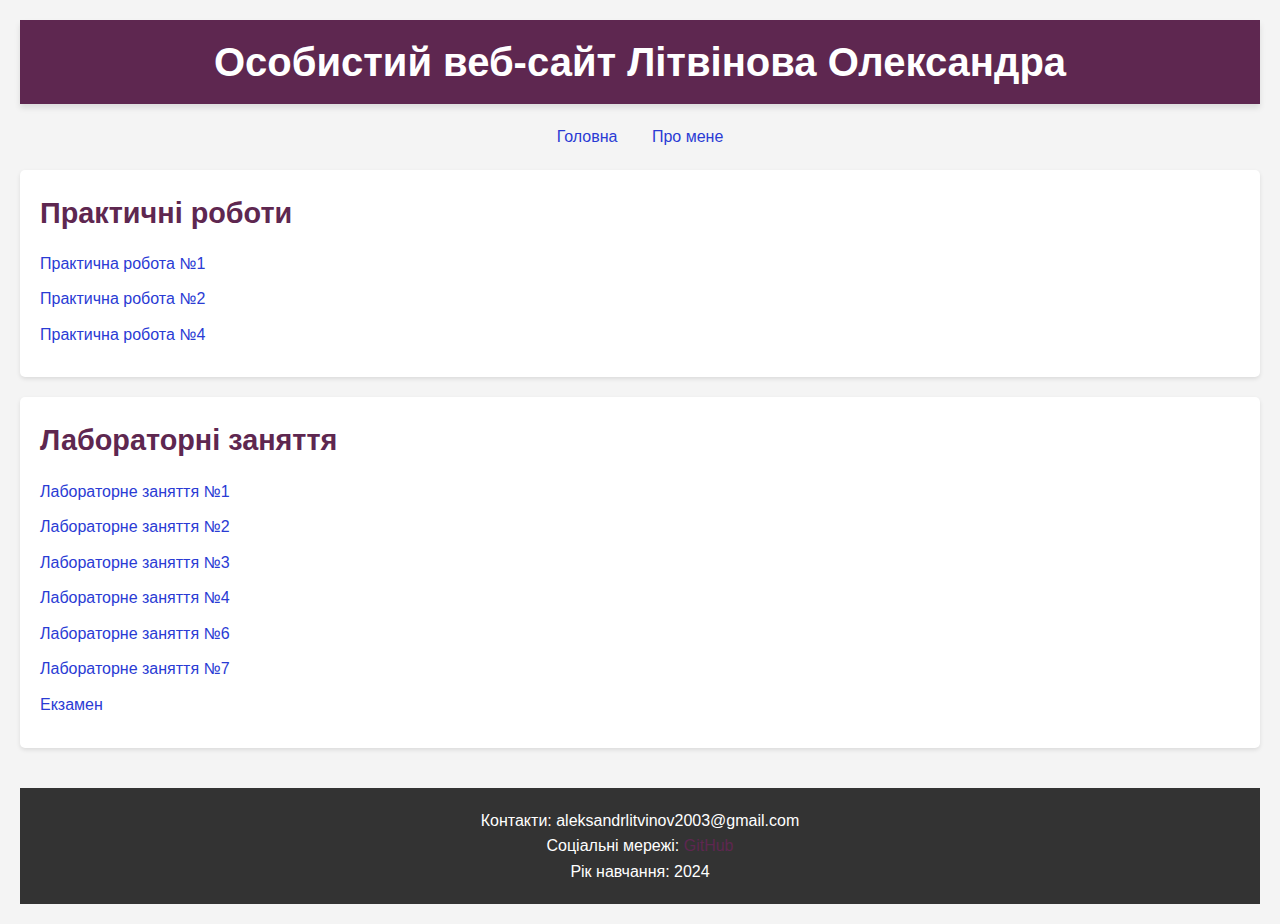
<file: Index.html>
<!DOCTYPE html>
<html lang="en">
<head>
    <meta charset="UTF-8">
    <meta name="viewport" content="width=device-width, initial-scale=1.0">
    <link rel="stylesheet" href="css/style.css">
    <title>Особистий веб-сайт Літвінова Олександра</title>
</head>

<body>
    <!-- Заголовок сторінки -->
    <header>
        <h1>Особистий веб-сайт Літвінова Олександра</h1>
    </header>

    <!-- Меню навігації -->
    <nav>
        <ul>
            <li><a href="#">Головна</a></li>
            <li><a href="html/about.html">Про мене</a></li>
        </ul>
    </nav>

    <!-- Посилання на практичні роботи -->
    <section>
        <h2>Практичні роботи</h2>
        <ul>
            <li><a href="html/practice1.html">Практична робота №1</a></li>
            <li><a href="html/practice2.html">Практична робота №2</a></li>
            <li><a href="html/practice4.html">Практична робота №4</a></li>
        </ul>
    </section>

    <!-- Посилання на лабораторні роботи -->
    <section>
        <h2>Лабораторні заняття</h2>
        <ul>
            <li><a href="html/lab1.html">Лабораторне заняття №1</a></li>
            <li><a href="html/lab2.html">Лабораторне заняття №2</a></li>
            <li><a href="html/lab3.html">Лабораторне заняття №3</a></li>
            <li><a href="html/lab4.html">Лабораторне заняття №4</a></li>
            <li><a href="html/lab6.html">Лабораторне заняття №6</a></li>
            <li><a href="html/lab7-bem/indexlab7.html">Лабораторне заняття №7</a></li>
            <li><a href="html/exam.html">Екзамен</a></li>
        </ul>
    </section>

    <!-- Футер -->
    <footer>
        <p>Контакти: aleksandrlitvinov2003@gmail.com</p>
        <p>Соціальні мережі: <a href="https://github.com/AleksandrLitvinov03">GitHub</a></p>
        <p>Рік навчання: 2024</p>
    </footer>
</body>
</html>
</file>
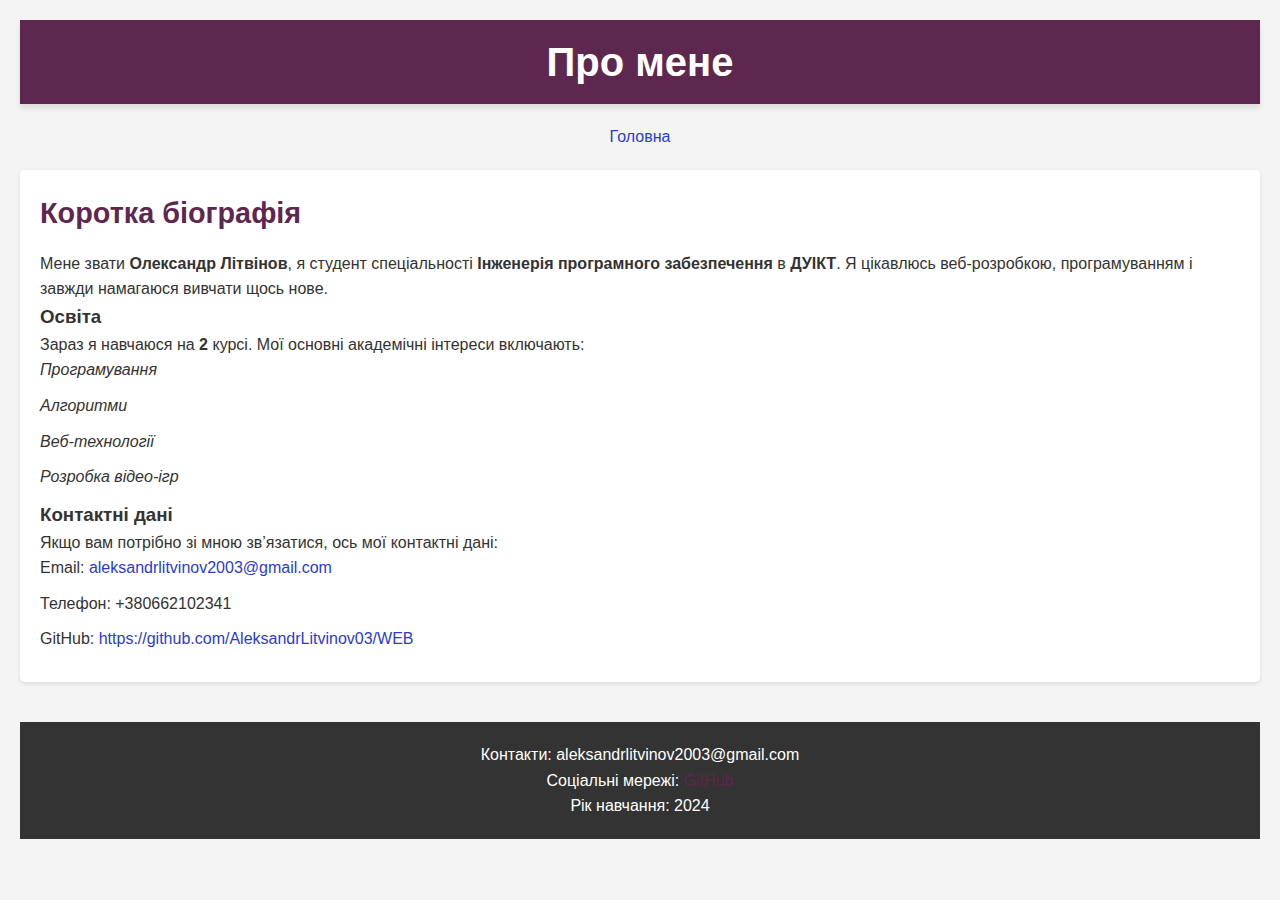
<file: html/about.html>
<!DOCTYPE html>
<html lang="en">
<head>
    <meta charset="UTF-8">
    <meta name="viewport" content="width=device-width, initial-scale=1.0">
    <link rel="stylesheet" href="../css/style.css">
    <title>Про мене</title>
</head>

<body>
    <!-- Заголовок сторінки -->
    <header>
        <h1>Про мене</h1>
    </header>

    <!-- Меню навігації -->
    <nav>
        <ul>
            <li><a href="../index.html">Головна</a></li>
        </ul>
    </nav>

    <!-- Основний контент -->
    <section>
        <h2>Коротка біографія</h2>
        <p>Мене звати <strong>Олександр Літвінов</strong>, я студент спеціальності <strong>Інженерія програмного забезпечення</strong> в <strong>ДУІКТ</strong>. Я цікавлюсь веб-розробкою, програмуванням і завжди намагаюся вивчати щось нове.</p>
        
        <h3>Освіта</h3>
        <p>Зараз я навчаюся на <strong>2</strong> курсі. Мої основні академічні інтереси включають:</p>
        <em>
            <ul>
                <li>Програмування</li>
                <li>Алгоритми</li>
                <li>Веб-технології</li>
                <li>Розробка відео-ігр</li>
            </ul>
        </em>
        <h3>Контактні дані</h3>
        <p>Якщо вам потрібно зі мною зв’язатися, ось мої контактні дані:</p>
        <ul>
            <li>Email: <a href="aleksandrlitvinov2003@gmail.com">aleksandrlitvinov2003@gmail.com</a></li>
            <li>Телефон: +380662102341</li>
            <li>GitHub: <a href="https://github.com/AleksandrLitvinov03/WEB" target="_blank">https://github.com/AleksandrLitvinov03/WEB</a></li>
        </ul>
    </section>

    <!-- Футер -->
    <footer>
        <p>Контакти: aleksandrlitvinov2003@gmail.com</p>
        <p>Соціальні мережі: <a href="https://github.com/AleksandrLitvinov03">GitHub</a></p>
        <p>Рік навчання: 2024</p>
    </footer>
</body>
</html>
</file>
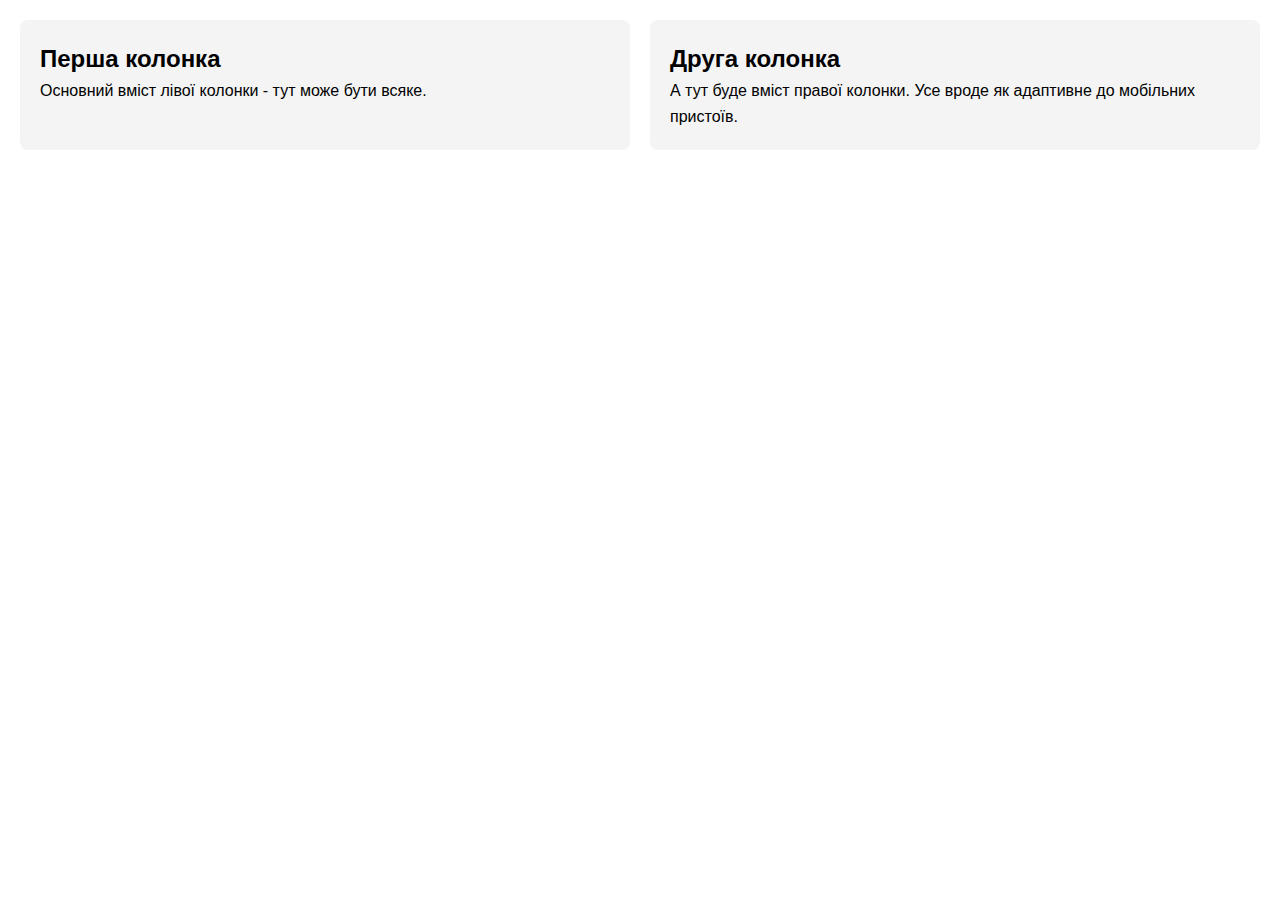
<file: html/exam.html>
<!DOCTYPE html>
<html lang="uk">
<head>
    <meta charset="UTF-8">
    <meta name="viewport" content="width=device-width, initial-scale=1.0">
    <title>Адаптивний двоколонковий макет</title>
    <link rel="stylesheet" href="../css/exam.css">
</head>
<body>
    <div class="container">
        <div class="column">
            <h2>Перша колонка</h2>
            <p>Основний вміст лівої колонки - тут може бути всяке.</p>
        </div>
        <div class="column">
            <h2>Друга колонка</h2>
            <p>А тут буде вміст правої колонки. Усе вроде як адаптивне до мобільних пристоїв.</p>
        </div>
    </div>
</body>
</html>
</file>
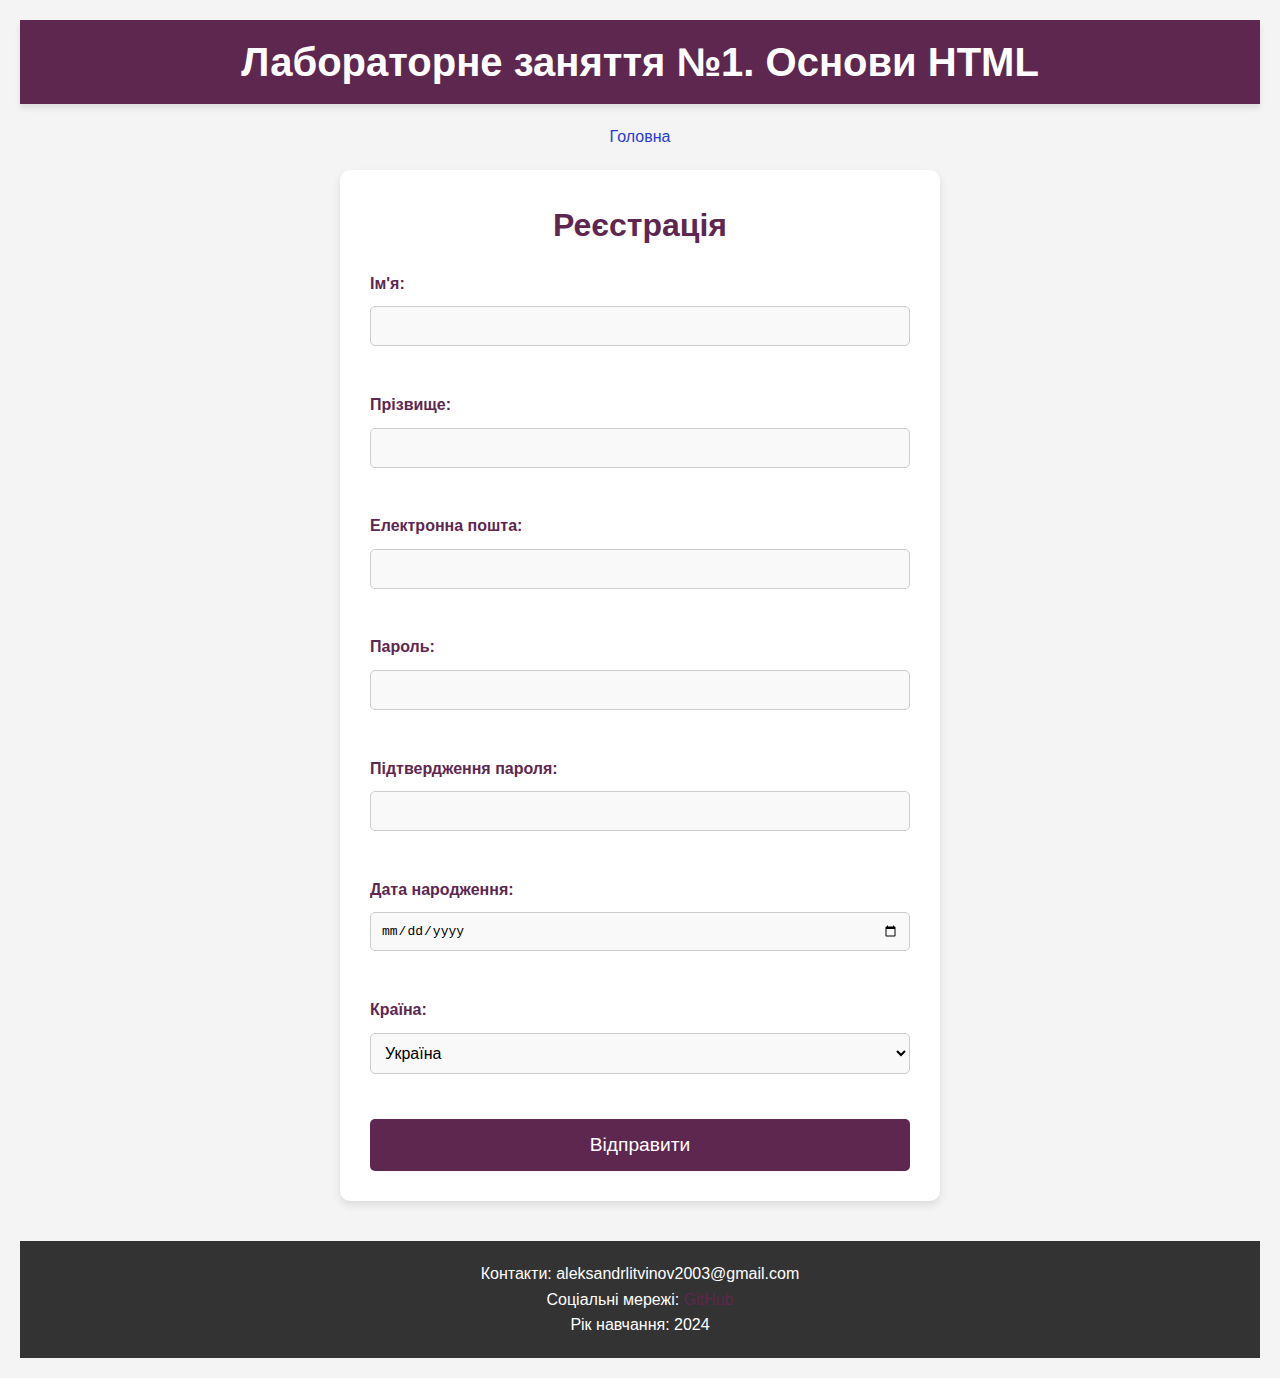
<file: html/lab1.html>
<!DOCTYPE html>
<html lang="uk">
<head>
    <meta charset="UTF-8">
    <meta name="viewport" content="width=device-width, initial-scale=1.0">
    <title>Лабораторна робота №1</title>
    <link rel="stylesheet" href="../css/style.css">
    <link rel="stylesheet" href="../css/lab1.css">
</head>
<body>

    <header>
        <h1>Лабораторне заняття №1. Основи HTML</h1>
    </header>

    <nav>
        <ul>
            <li><a href="../index.html">Головна</a></li>
            
        </ul>
    </nav>

    <main>
        <section class="form-container">
            <h2>Реєстрація</h2>
            <form action="https://webhook.site" method="POST">
                <label for="first-name">Ім'я:</label>
                <input type="text" id="first-name" name="first-name" required><br><br>

                <label for="last-name">Прізвище:</label>
                <input type="text" id="last-name" name="last-name" required><br><br>

                <label for="email">Електронна пошта:</label>
                <input type="email" id="email" name="email" required><br><br>

                <label for="password">Пароль:</label>
                <input type="password" id="password" name="password" required><br><br>

                <label for="confirm-password">Підтвердження пароля:</label>
                <input type="password" id="confirm-password" name="confirm-password" required><br><br>

                <label for="birthdate">Дата народження:</label>
                <input type="date" id="birthdate" name="birthdate"><br><br>

                <label for="country">Країна:</label>
                <select id="country" name="country">
                    <option value="UA">Україна</option>
                    <option value="PL">Польща</option>
                    <option value="US">США</option>
                    <option value="CA">Канада</option>
                </select><br><br>

                <input type="submit" value="Відправити">
            </form>
        </section>
    </main>

    <footer>
        <p>Контакти: aleksandrlitvinov2003@gmail.com</p>
        <p>Соціальні мережі: <a href="https://github.com/AleksandrLitvinov03">GitHub</a></p>
        <p>Рік навчання: 2024</p>
    </footer>

</body>
</html>
</file>
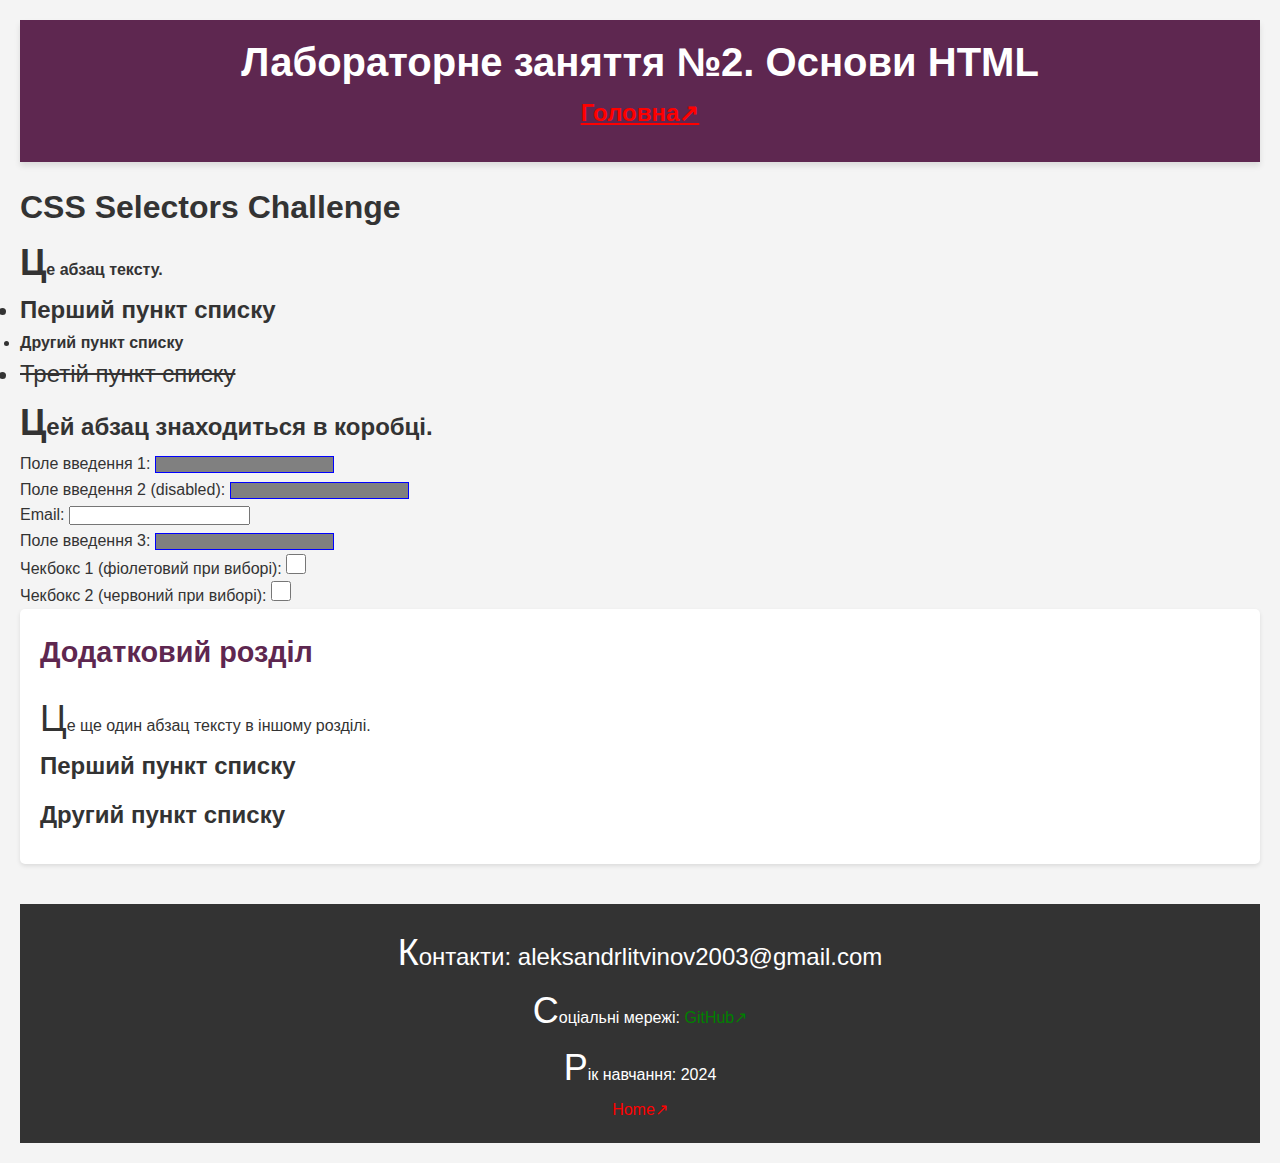
<file: html/lab2.html>
<!DOCTYPE html>
<html lang="uk">
<head>
    <meta charset="UTF-8">
    <meta name="viewport" content="width=device-width, initial-scale=1.0">
    <title>Лабораторна робота №2</title>
    <link rel="stylesheet" href="../css/style.css">
    <link rel="stylesheet" href="../css/lab2.css"> <!-- Підключення стилів для lab2 -->
</head>
<body>

    <header>
        <h1>Лабораторне заняття №2. Основи HTML</h1>
        <nav>
            <ul>
                <li><a href="../index.html">Головна</a></li>
            </ul>
        </nav>
    </header>

    <main>
        <!-- Вміст лабораторної роботи -->
        <div class="container">
            <h1>CSS Selectors Challenge</h1>
            <p>Це абзац тексту.</p>
            <ul>
                <li>Перший пункт списку</li>
                <li class="special">Другий пункт списку</li>
                <li>Третій пункт списку</li>
            </ul>
            <div class="box">
                <p>Цей абзац знаходиться в коробці.</p>
            </div>
            <form>
                <label for="input1">Поле введення 1:</label>
                <input type="text" id="input1">
                <br>
                <label for="input2">Поле введення 2 (disabled):</label>
                <input type="text" id="input2" disabled>
                <br>
                <label for="email1">Email:</label>
                <input type="email" id="email1">
                <br>
                <label for="input3">Поле введення 3:</label>
                <input type="text" id="input3">
                <br>
                <label for="check1">Чекбокс 1 (фіолетовий при виборі):</label>
                <input type="checkbox" id="check1">
                <br>
                <label for="check2">Чекбокс 2 (червоний при виборі):</label>
                <input type="checkbox" id="check2">
            </form>
        </div>
        
        <section>
            <h2>Додатковий розділ</h2>
            <p>Це ще один абзац тексту в іншому розділі.</p>
            <ul>
                <li>Перший пункт списку</li>
                <li>Другий пункт списку</li>
            </ul>
        </section>
    </main>

    <footer>
        <p>Контакти: aleksandrlitvinov2003@gmail.com</p>
        <p>Соціальні мережі: <a href="https://github.com/AleksandrLitvinov03">GitHub</a></p>
        <p>Рік навчання: 2024</p>
        <a href="#">Home</a>
    </footer>

</body>
</html>
</file>
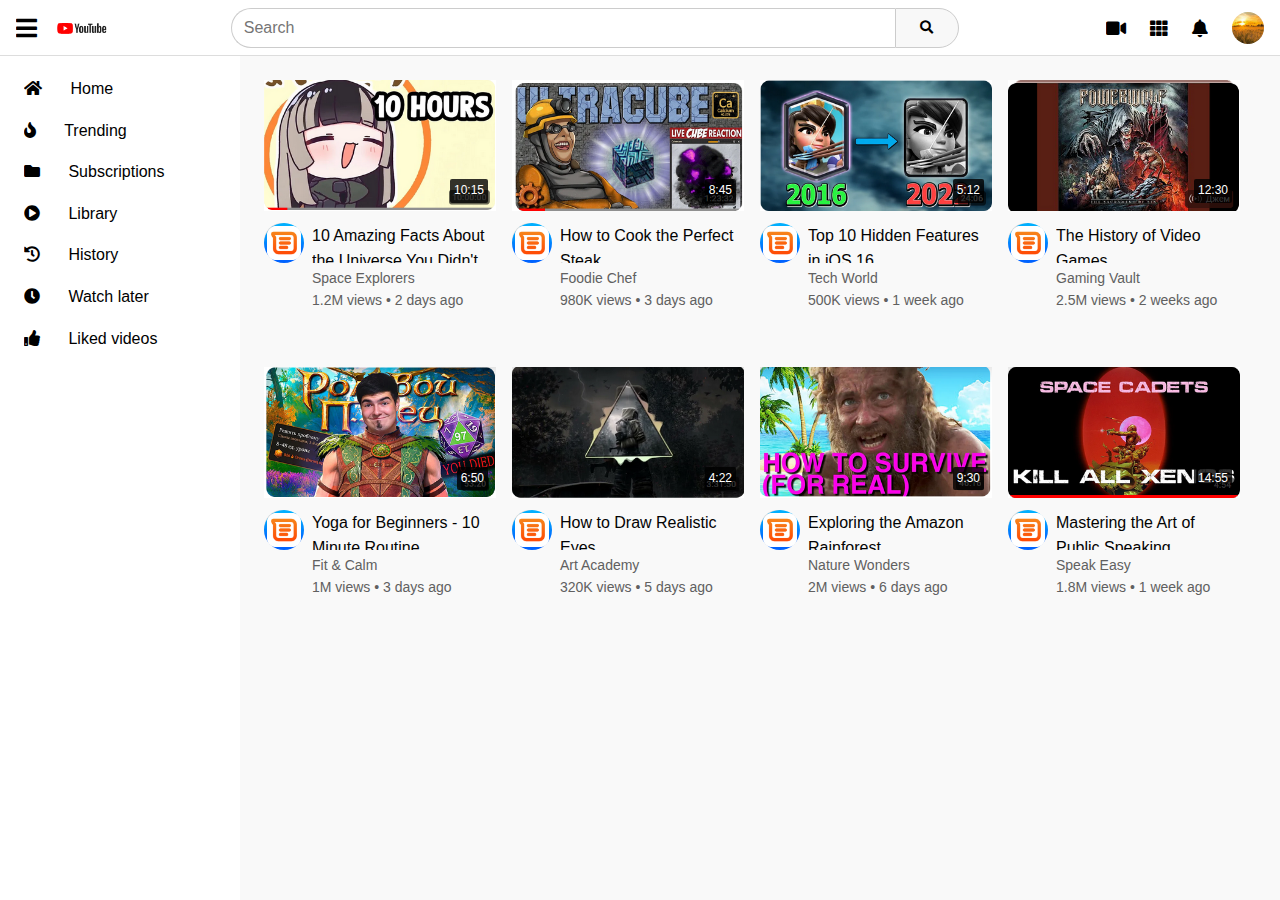
<file: html/lab3.html>
<!DOCTYPE html>
<html lang="en">
<head>
    <meta charset="UTF-8">
    <meta name="viewport" content="width=device-width, initial-scale=1.0">
    <title>YouTube Homepage</title>
    <link href="https://cdnjs.cloudflare.com/ajax/libs/font-awesome/5.15.3/css/all.min.css" rel="stylesheet">
    <link rel="stylesheet" href="../css/lab3.css">
    <style>
        /* Add this in your CSS file or inside the <style> block */
        .avatar-img {
            width: 40px;
            height: 40px;
            border-radius: 50%; /* Makes the image circular */
            object-fit: cover;  /* Ensures the image fits without distortion */
        }
    </style>
</head>
<body>
    <header>
        <div class="logo">
            <i class="fas fa-bars"></i>
            <img src="../img/youtube-logo.png" alt="YouTube Logo">
        </div>
        <div class="search-bar">
            <input type="text" placeholder="Search">
            <button><i class="fas fa-search"></i></button>
        </div>
        <div class="user-actions">
            <i class="fas fa-video"></i>
            <i class="fas fa-th"></i>
            <i class="fas fa-bell"></i>
            <div class="user-profile-pic">
                <img src="../img/usprof.jpg" alt="User Profile">
            </div>
        </div>
    </header>

    <div class="main-content">
        <aside class="sidebar">
            <ul>
                <li><i class="fas fa-home"></i> Home</li>
                <li><i class="fas fa-fire"></i> Trending</li>
                <li><i class="fas fa-folder"></i> Subscriptions</li>
                <li><i class="fas fa-play-circle"></i> Library</li>
                <li><i class="fas fa-history"></i> History</li>
                <li><i class="fas fa-clock"></i> Watch later</li>
                <li><i class="fas fa-thumbs-up"></i> Liked videos</li>
            </ul>
        </aside>

        <main class="video-grid">
            <!-- Video item 1 -->
            <div class="video-item">
                <div class="video-thumbnail" style="background-image: url('../img/pic1.png')">
                    <span class="video-duration">10:15</span>
                </div>
                <div class="video-info">
                    <div class="channel-avatar">
                        <img src="../img/chpic1.png" alt="Channel Avatar" class="avatar-img">
                    </div>
                    <div class="video-details">
                        <div class="video-title">10 Amazing Facts About the Universe You Didn't Know</div>
                        <div class="channel-name">Space Explorers</div>
                        <div class="video-stats">1.2M views • 2 days ago</div>
                    </div>
                </div>
            </div>

            <!-- Video item 2 -->
            <div class="video-item">
                <div class="video-thumbnail" style="background-image: url('../img/pic2.png')">
                    <span class="video-duration">8:45</span>
                </div>
                <div class="video-info">
                    <div class="channel-avatar">
                        <img src="../img/chpic2.png" alt="Channel Avatar" class="avatar-img">
                    </div>
                    <div class="video-details">
                        <div class="video-title">How to Cook the Perfect Steak</div>
                        <div class="channel-name">Foodie Chef</div>
                        <div class="video-stats">980K views • 3 days ago</div>
                    </div>
                </div>
            </div>

            <!-- Video item 3 -->
            <div class="video-item">
                <div class="video-thumbnail" style="background-image: url('../img/pic3.png')">
                    <span class="video-duration">5:12</span>
                </div>
                <div class="video-info">
                    <div class="channel-avatar">
                        <img src="../img/chpic3.png" alt="Channel Avatar" class="avatar-img">
                    </div>
                    <div class="video-details">
                        <div class="video-title">Top 10 Hidden Features in iOS 16</div>
                        <div class="channel-name">Tech World</div>
                        <div class="video-stats">500K views • 1 week ago</div>
                    </div>
                </div>
            </div>

            <!-- Video item 4 -->
            <div class="video-item">
                <div class="video-thumbnail" style="background-image: url('../img/pic4.png')">
                    <span class="video-duration">12:30</span>
                </div>
                <div class="video-info">
                    <div class="channel-avatar">
                        <img src="../img/chpic4.png" alt="Channel Avatar" class="avatar-img">
                    </div>
                    <div class="video-details">
                        <div class="video-title">The History of Video Games</div>
                        <div class="channel-name">Gaming Vault</div>
                        <div class="video-stats">2.5M views • 2 weeks ago</div>
                    </div>
                </div>
            </div>

            <!-- Video item 5 -->
            <div class="video-item">
                <div class="video-thumbnail" style="background-image: url('../img/pic5.png')">
                    <span class="video-duration">6:50</span>
                </div>
                <div class="video-info">
                    <div class="channel-avatar">
                        <img src="../img/chpic5.png" alt="Channel Avatar" class="avatar-img">
                    </div>
                    <div class="video-details">
                        <div class="video-title">Yoga for Beginners - 10 Minute Routine</div>
                        <div class="channel-name">Fit & Calm</div>
                        <div class="video-stats">1M views • 3 days ago</div>
                    </div>
                </div>
            </div>

            <!-- Video item 6 -->
            <div class="video-item">
                <div class="video-thumbnail" style="background-image: url('../img/pic6.png')">
                    <span class="video-duration">4:22</span>
                </div>
                <div class="video-info">
                    <div class="channel-avatar">
                        <img src="../img/chpic6.png" alt="Channel Avatar" class="avatar-img">
                    </div>
                    <div class="video-details">
                        <div class="video-title">How to Draw Realistic Eyes</div>
                        <div class="channel-name">Art Academy</div>
                        <div class="video-stats">320K views • 5 days ago</div>
                    </div>
                </div>
            </div>

            <!-- Video item 7 -->
            <div class="video-item">
                <div class="video-thumbnail" style="background-image: url('../img/pic7.png')">
                    <span class="video-duration">9:30</span>
                </div>
                <div class="video-info">
                    <div class="channel-avatar">
                        <img src="../img/chpic7.png" alt="Channel Avatar" class="avatar-img">
                    </div>
                    <div class="video-details">
                        <div class="video-title">Exploring the Amazon Rainforest</div>
                        <div class="channel-name">Nature Wonders</div>
                        <div class="video-stats">2M views • 6 days ago</div>
                    </div>
                </div>
            </div>

            <!-- Video item 8 -->
            <div class="video-item">
                <div class="video-thumbnail" style="background-image: url('../img/pic8.png')">
                    <span class="video-duration">14:55</span>
                </div>
                <div class="video-info">
                    <div class="channel-avatar">
                        <img src="../img/chpic8.png" alt="Channel Avatar" class="avatar-img">
                    </div>
                    <div class="video-details">
                        <div class="video-title">Mastering the Art of Public Speaking</div>
                        <div class="channel-name">Speak Easy</div>
                        <div class="video-stats">1.8M views • 1 week ago</div>
                    </div>
                </div>
            </div>
        </main>
    </div>
</body>
</html>
</file>
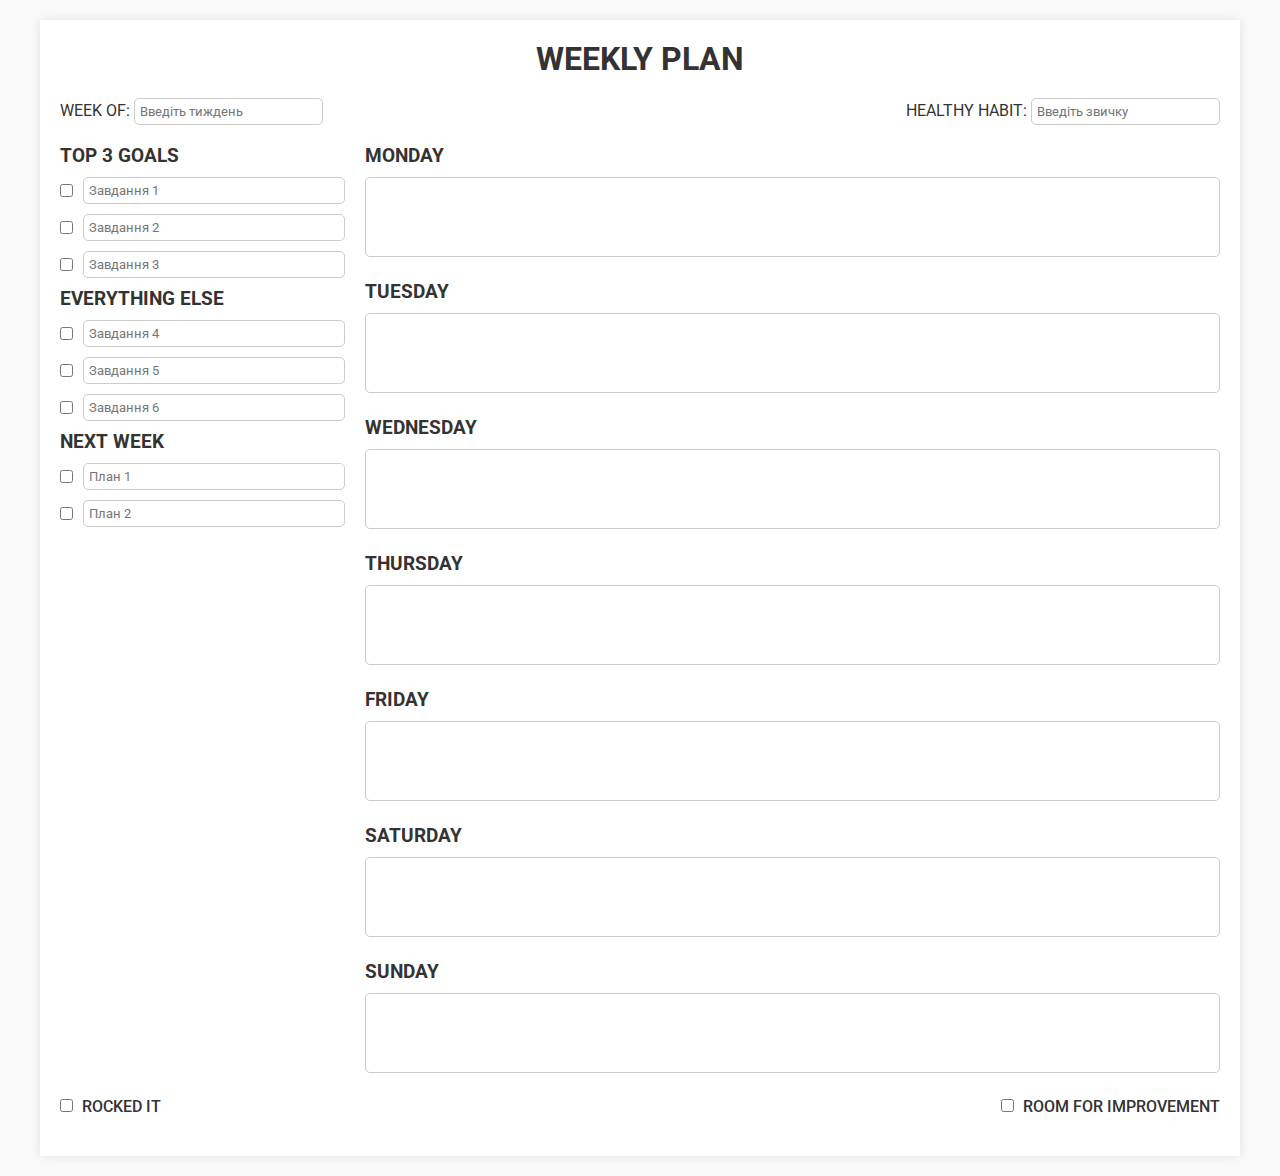
<file: html/lab4.html>
<!DOCTYPE html>
<html lang="uk">
<head>
    <meta charset="UTF-8">
    <meta name="viewport" content="width=device-width, initial-scale=1.0">
    <title>Лабораторна робота №4 - Планер</title>
    <link rel="stylesheet" href="../css/lab4.css">
    <!-- Підключення кастомного шрифту -->
    <link href="https://fonts.googleapis.com/css2?family=Roboto:wght@400;700&display=swap" rel="stylesheet">
</head>
<body>
    <div class="container">
        <h1 class="title">WEEKLY PLAN</h1>
        <div class="header">
            <div>
                <label for="week">WEEK OF:</label>
                <input type="text" id="week" placeholder="Введіть тиждень">
            </div>
            <div>
                <label for="habit">HEALTHY HABIT:</label>
                <input type="text" id="habit" placeholder="Введіть звичку">
            </div>
        </div>
        <div class="grid">
            <div class="column to-do">
                <h3>TOP 3 GOALS</h3>
                <ul>
                    <li><input type="checkbox"> <input type="text" placeholder="Завдання 1"></li>
                    <li><input type="checkbox"> <input type="text" placeholder="Завдання 2"></li>
                    <li><input type="checkbox"> <input type="text" placeholder="Завдання 3"></li>
                </ul>
                <h3>EVERYTHING ELSE</h3>
                <ul>
                    <li><input type="checkbox"> <input type="text" placeholder="Завдання 4"></li>
                    <li><input type="checkbox"> <input type="text" placeholder="Завдання 5"></li>
                    <li><input type="checkbox"> <input type="text" placeholder="Завдання 6"></li>
                </ul>
                <h3>NEXT WEEK</h3>
                <ul>
                    <li><input type="checkbox"> <input type="text" placeholder="План 1"></li>
                    <li><input type="checkbox"> <input type="text" placeholder="План 2"></li>
                </ul>
            </div>
            <div class="column days">
                <div class="day">
                    <h3>MONDAY</h3>
                    <textarea></textarea>
                </div>
                <div class="day">
                    <h3>TUESDAY</h3>
                    <textarea></textarea>
                </div>
                <div class="day">
                    <h3>WEDNESDAY</h3>
                    <textarea></textarea>
                </div>
                <div class="day">
                    <h3>THURSDAY</h3>
                    <textarea></textarea>
                </div>
                <div class="day">
                    <h3>FRIDAY</h3>
                    <textarea></textarea>
                </div>
                <div class="day">
                    <h3>SATURDAY</h3>
                    <textarea></textarea>
                </div>
                <div class="day">
                    <h3>SUNDAY</h3>
                    <textarea></textarea>
                </div>
            </div>
        </div>
        <div class="footer">
            <div>
                <input type="checkbox" id="rocked">
                <label for="rocked">ROCKED IT</label>
            </div>
            <div>
                <input type="checkbox" id="improve">
                <label for="improve">ROOM FOR IMPROVEMENT</label>
            </div>
        </div>
    </div>
</body>
</html>
</file>
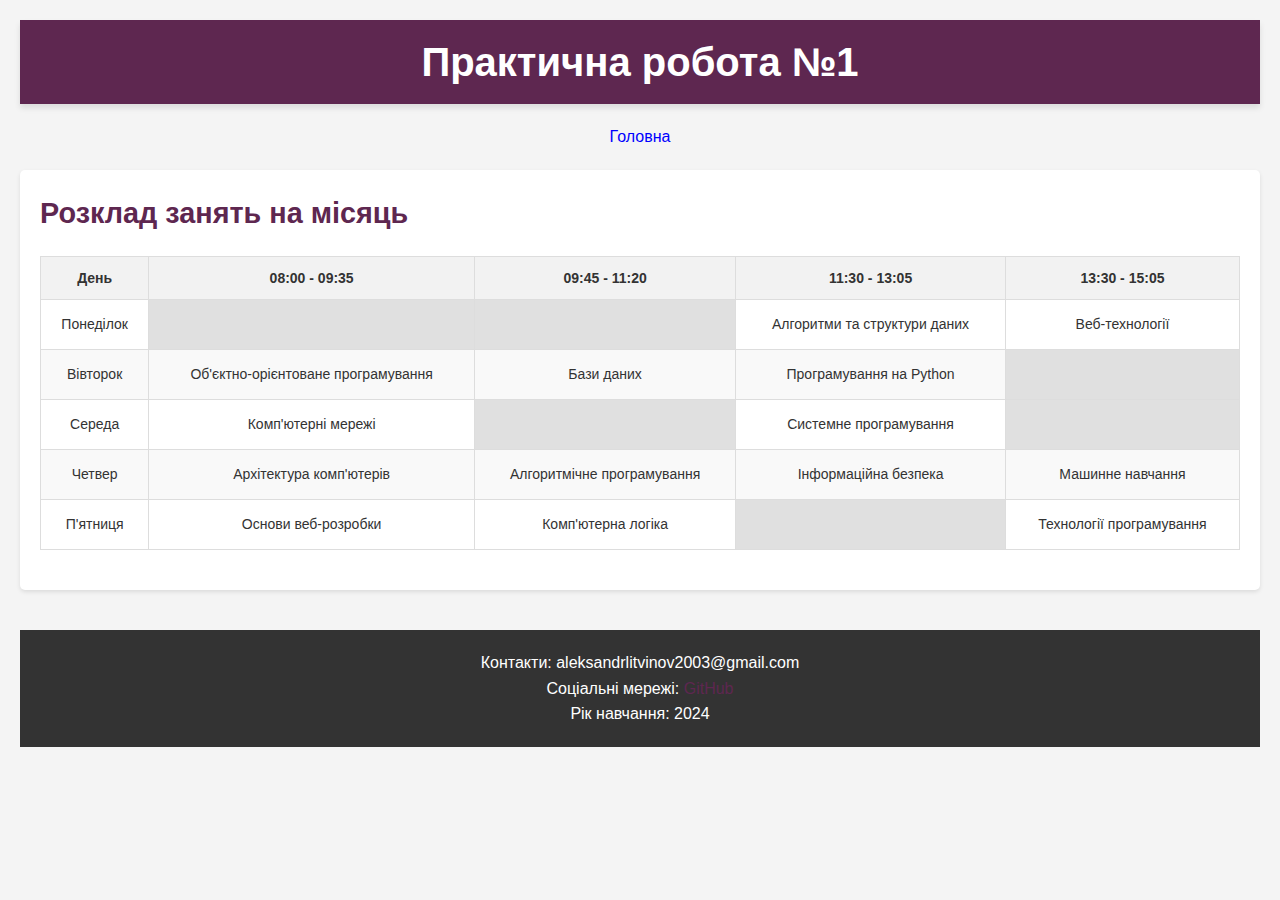
<file: html/practice1.html>
<!DOCTYPE html>
<html lang="en">
<head>
    <meta charset="UTF-8">
    <meta name="viewport" content="width=device-width, initial-scale=1.0">
    <link rel="stylesheet" href="../css/style.css">
    <link rel="stylesheet" href="../css/practice1.css"> <!-- Файл стилів для цієї сторінки -->
    <title>Практична робота №1</title>
</head>

<body>
    <header>
        <h1>Практична робота №1</h1>
    </header>

    <nav>
        <ul>
            <li><a href="../index.html" class="home-link">Головна</a></li>
        </ul>
    </nav>

    <section>
        <h2>Розклад занять на місяць</h2>

        <table class="schedule-table">
            <thead>
                <tr>
                    <th>День</th>
                    <th>08:00 - 09:35</th>
                    <th>09:45 - 11:20</th>
                    <th>11:30 - 13:05</th>
                    <th>13:30 - 15:05</th>
                </tr>
            </thead>
            <tbody>
                <tr>
                    <td>Понеділок</td>
                    <td class="gray-bg"></td>
                    <td class="gray-bg"></td>
                    <td>Алгоритми та структури даних</td>
                    <td>Веб-технології</td>
                </tr>
                <tr>
                    <td>Вівторок</td>
                    <td>Об'єктно-орієнтоване програмування</td>
                    <td>Бази даних</td>
                    <td>Програмування на Python</td>
                    <td class="gray-bg"></td>
                </tr>
                <tr>
                    <td>Середа</td>
                    <td>Комп'ютерні мережі</td>
                    <td class="gray-bg"></td>
                    <td>Системне програмування</td>
                    <td class="gray-bg"></td>
                </tr>
                <tr>
                    <td>Четвер</td>
                    <td>Архітектура комп'ютерів</td>
                    <td>Алгоритмічне програмування</td>
                    <td>Інформаційна безпека</td>
                    <td>Машинне навчання</td>
                </tr>
                <tr>
                    <td>П'ятниця</td>
                    <td>Основи веб-розробки</td>
                    <td>Комп'ютерна логіка</td>
                    <td class="gray-bg"></td>
                    <td>Технології програмування</td>
                </tr>
            </tbody>
        </table>
    </section>

    <footer>
        <p>Контакти: aleksandrlitvinov2003@gmail.com</p>
        <p>Соціальні мережі: <a href="https://github.com/AleksandrLitvinov03">GitHub</a></p>
        <p>Рік навчання: 2024</p>
    </footer>
</body>
</html>
</file>
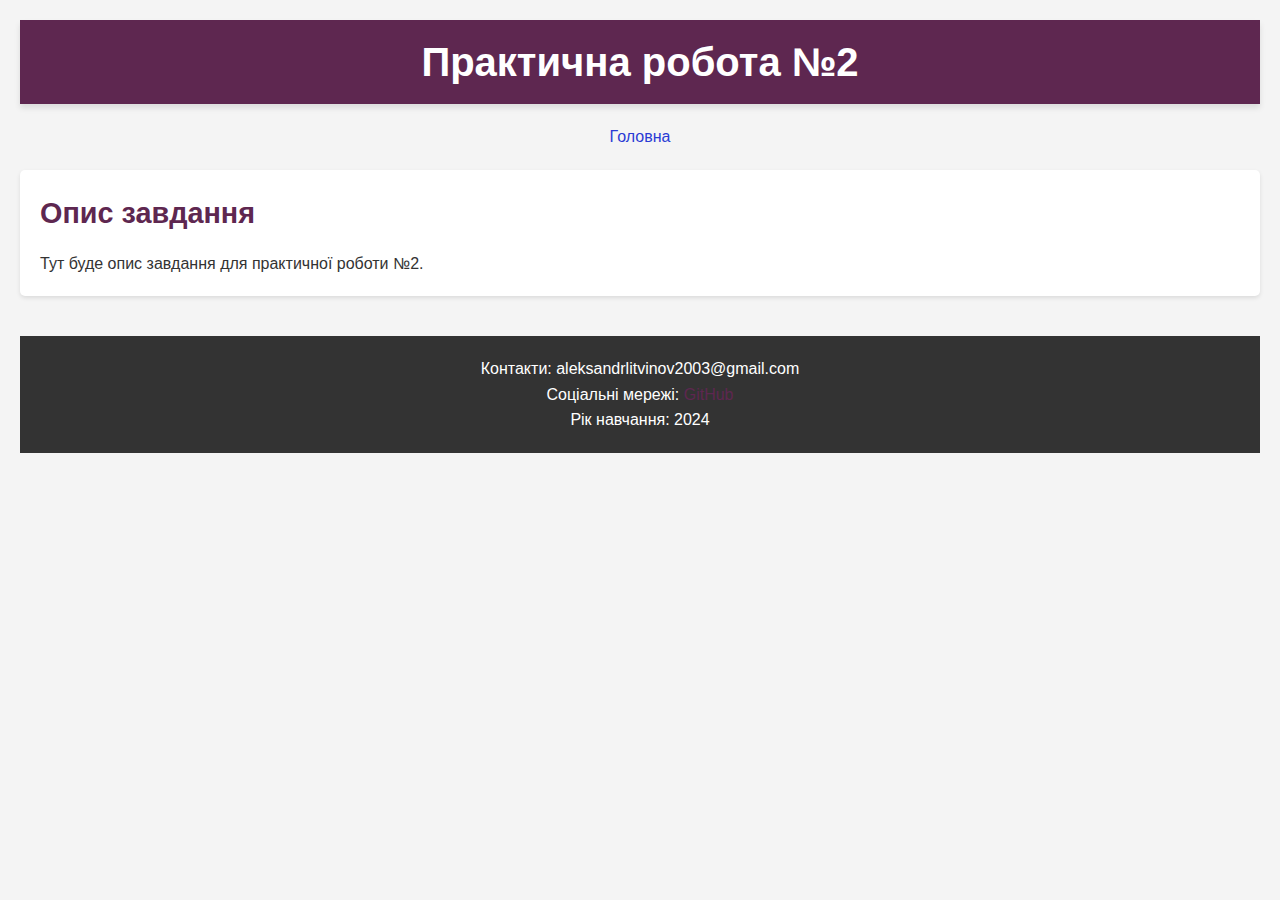
<file: html/practice2.html>
<!DOCTYPE html>
<html lang="en">
<head>
    <meta charset="UTF-8">
    <meta name="viewport" content="width=device-width, initial-scale=1.0">
    <link rel="stylesheet" href="../css/style.css">
    <link rel="stylesheet" href="../css/practice1.css"> <!-- Подключение отдельного файла стилей -->
    <title>Практична робота №2</title>
</head>

<body>
    <header>
        <h1>Практична робота №2</h1>
    </header>

    <nav>
        <ul>
            <li><a href="../index.html">Головна</a></li>
        </ul>
    </nav>

    
    <section>
        <h2>Опис завдання</h2>
        <p>Тут буде опис завдання для практичної роботи №2.</p>
    </section>

    <footer>
        <p>Контакти: aleksandrlitvinov2003@gmail.com</p>
        <p>Соціальні мережі: <a href="https://github.com/AleksandrLitvinov03">GitHub</a></p>
        <p>Рік навчання: 2024</p>
    </footer>
</body>
</html>
</file>
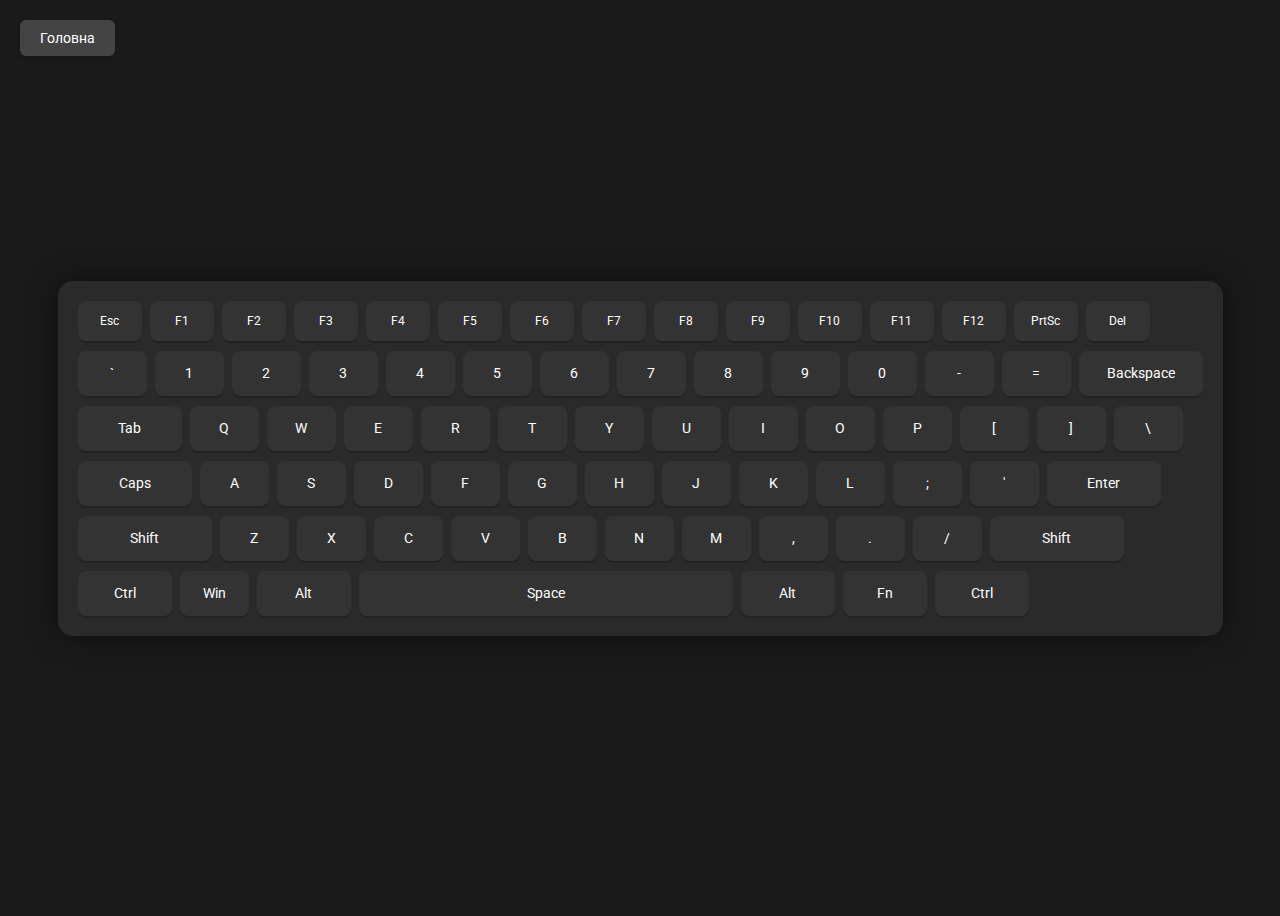
<file: html/practice4.html>
<!DOCTYPE html>
<html lang="en">
<head>
    <a href="../index.html" class="home-button">Головна</a>
    <meta charset="UTF-8">
    <title>Virtual Keyboard</title>
    <link href="https://fonts.googleapis.com/css2?family=Roboto:wght@400;500&display=swap" rel="stylesheet">
    <link rel="stylesheet" href="../css/practice4.css">
</head>
<body>
    <div class="keyboard">
        <!-- Function Keys Row -->
        <div class="row row-function">
            <div class="key">Esc</div>
            <div class="key">F1</div>
            <div class="key">F2</div>
            <div class="key">F3</div>
            <div class="key">F4</div>
            <div class="key">F5</div>
            <div class="key">F6</div>
            <div class="key">F7</div>
            <div class="key">F8</div>
            <div class="key">F9</div>
            <div class="key">F10</div>
            <div class="key">F11</div>
            <div class="key">F12</div>
            <div class="key">PrtSc</div>
            <div class="key">Del</div>
        </div>
        <!-- Number Row -->
        <div class="row">
            <div class="key">`</div>
            <div class="key">1</div>
            <div class="key">2</div>
            <div class="key">3</div>
            <div class="key">4</div>
            <div class="key">5</div>
            <div class="key">6</div>
            <div class="key">7</div>
            <div class="key">8</div>
            <div class="key">9</div>
            <div class="key">0</div>
            <div class="key">-</div>
            <div class="key">=</div>
            <div class="key key-backspace">Backspace</div>
        </div>
        <!-- First Letter Row -->
        <div class="row">
            <div class="key key-tab">Tab</div>
            <div class="key">Q</div>
            <div class="key">W</div>
            <div class="key">E</div>
            <div class="key">R</div>
            <div class="key">T</div>
            <div class="key">Y</div>
            <div class="key">U</div>
            <div class="key">I</div>
            <div class="key">O</div>
            <div class="key">P</div>
            <div class="key">[</div>
            <div class="key">]</div>
            <div class="key">\</div>
        </div>
        <!-- Second Letter Row -->
        <div class="row">
            <div class="key key-caps">Caps</div>
            <div class="key">A</div>
            <div class="key">S</div>
            <div class="key">D</div>
            <div class="key">F</div>
            <div class="key">G</div>
            <div class="key">H</div>
            <div class="key">J</div>
            <div class="key">K</div>
            <div class="key">L</div>
            <div class="key">;</div>
            <div class="key">'</div>
            <div class="key key-enter">Enter</div>
        </div>
        <!-- Third Letter Row -->
        <div class="row">
            <div class="key key-shift-left">Shift</div>
            <div class="key">Z</div>
            <div class="key">X</div>
            <div class="key">C</div>
            <div class="key">V</div>
            <div class="key">B</div>
            <div class="key">N</div>
            <div class="key">M</div>
            <div class="key">,</div>
            <div class="key">.</div>
            <div class="key">/</div>
            <div class="key key-shift-right">Shift</div>
        </div>
        <!-- Bottom Row -->
        <div class="row">
            <div class="key key-ctrl">Ctrl</div>
            <div class="key">Win</div>
            <div class="key key-alt">Alt</div>
            <div class="key key-space">Space</div>
            <div class="key key-alt">Alt</div>
            <div class="key key-fn">Fn</div>
            <div class="key key-ctrl">Ctrl</div>
        </div>
    </div>
</body>
</html>
</file>
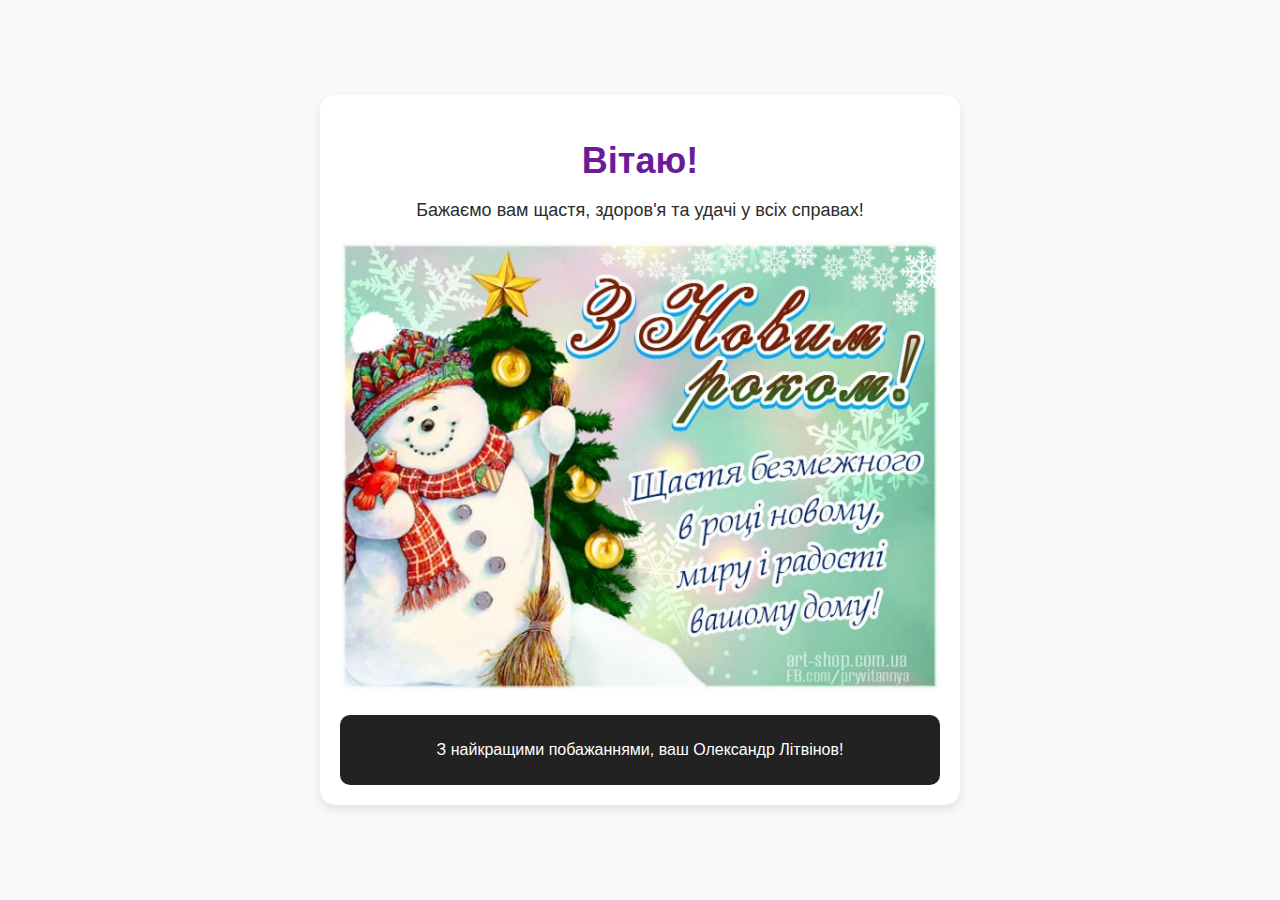
<file: html/lab7-bem/indexlab7.html>
<!DOCTYPE html>
<html lang="uk">
<head>
    <meta charset="UTF-8">
    <meta name="viewport" content="width=device-width, initial-scale=1.0">
    <title>Сайт-Открытка</title>
    <link rel="stylesheet" href="css/main.css">
</head>
<body>
    <div class="card__wrapper">
        <div class="card__container">
            <h1 class="card__title">Вітаю!</h1>
            <p class="card__text">Бажаємо вам щастя, здоров'я та удачі у всіх справах!</p>
            
            <div class="card__image-wrapper">
                <img src="img/1.jpg" alt="Congratulations!" class="card__image">
            </div>
            
            <footer class="card__footer">
                <p>З найкращими побажаннями, ваш Олександр Літвінов!</p>
            </footer>
        </div>
    </div>
</body>
</html>
</file>
<file: css/style.css>
/* Загальні налаштування */
* {
    margin: 0;
    padding: 0;
    box-sizing: border-box;
}

body {
    font-family: 'Arial', sans-serif;
    line-height: 1.6;
    background-color: #f4f4f4;
    color: #333;
    padding: 20px;
}

header {
    background-color: #5e2750;
    color: white;
    padding: 10px 0;
    text-align: center;
    margin-bottom: 20px;
    box-shadow: 0 4px 6px rgba(0, 0, 0, 0.1);
}

header h1 {
    font-size: 2.5em;
}

/* Навігація */
nav {
    margin-bottom: 20px;
    text-align: center;
}

nav ul {
    list-style-type: none; /* Відключення маркерів списку */
    padding: 0;
}

nav ul li {
    display: inline;
    margin: 0 15px;
}

a {
    text-decoration: none;
    color: rgb(42, 59, 212);
}

a:hover{
    opacity: 0.7;
}

nav ul li a:hover {
    color: #333;
}

/* Секції */
section {
    background-color: white;
    padding: 20px;
    margin-bottom: 20px;
    box-shadow: 0 2px 4px rgba(0, 0, 0, 0.1);
    border-radius: 5px;
}

section h2 {
    margin-bottom: 15px;
    font-size: 1.8em;
    color: #5e2750;
}

section ul {
    list-style-type: none; /* Відключення маркерів списку */
    padding: 0;
}

section ul li {
    margin-bottom: 10px;
}

/* Футер */
footer {
    text-align: center;
    padding: 20px;
    background-color: #333;
    color: white;
    margin-top: 40px;
}

footer a {
    color: #5e2750;
    text-decoration: none;
}

footer a:hover {
    text-decoration: underline;
}

/* Адаптивність для мобільних пристроїв */
@media (max-width: 768px) {
    header h1 {
        font-size: 2em;
    }

    nav ul li {
        display: block;
        margin: 10px 0;
    }

    section {
        padding: 15px;
    }
}
</file>
<file: css/exam.css>
* {
    box-sizing: border-box;
    margin: 0;
    padding: 0;
}

body {
    font-family: Arial, sans-serif;
    line-height: 1.6;
    padding: 20px;
}

.container {
    display: flex;
    flex-wrap: wrap;
    gap: 20px;
}

.column {
    flex: 1;
    min-width: 250px;
    background-color: #f4f4f4;
    padding: 20px;
    border-radius: 8px;
}

/* Мобільна версія */
@media screen and (max-width: 768px) {
    .container {
        flex-direction: column;
    }

    .column {
        flex: none;
        width: 100%;
    }
}
</file>
<file: css/lab1.css>
/* Стили для формы регистрации */
.form-container {
    display: flex;
    justify-content: center;
    align-items: center;
    flex-direction: column;
    background-color: #fff;
    padding: 30px;
    border-radius: 10px;
    box-shadow: 0 4px 8px rgba(0, 0, 0, 0.1);
    max-width: 600px;
    margin: 0 auto;
    text-align: center;
}

.form-container h2 {
    margin-bottom: 20px;
    font-size: 2em;
    color: #5e2750;
}

form {
    width: 100%;
}

label {
    display: block;
    margin-bottom: 10px;
    font-weight: bold;
    color: #5e2750;
    text-align: left;
}

input[type="text"],
input[type="email"],
input[type="password"],
input[type="date"],
select {
    width: 100%;
    padding: 10px;
    margin-bottom: 20px;
    border: 1px solid #ccc;
    border-radius: 5px;
    font-size: 1em;
    background-color: #f9f9f9;
    transition: border-color 0.3s ease-in-out;
}

input[type="text"]:focus,
input[type="email"]:focus,
input[type="password"]:focus,
input[type="date"]:focus,
select:focus {
    border-color: #5e2750;
    outline: none;
}

input[type="submit"] {
    background-color: #5e2750;
    color: white;
    padding: 15px 20px;
    border: none;
    border-radius: 5px;
    font-size: 1.2em;
    cursor: pointer;
    transition: background-color 0.3s ease-in-out;
    width: 100%;
}

input[type="submit"]:hover {
    background-color: #5e2750;
}
</file>
<file: css/lab2.css>
/* 1. Перший елемент <li> жирним */
li:first-child {
    font-weight: bold;
}

/* 2. Останні дочірні елементи <a> червоним */
a:last-child {
    color: red;
}

/* 3. Вимкнені input сірим фоном */
input:disabled {
    background-color: grey;
}

/* 4. Прямі дочірні <p> в <div> жирним */
div > p {
    font-weight: bold;
}

/* 5. Елементи <a> з href, що починається з https, зеленим */
a[href^="https"] {
    color: green;
}

/* 6. <input type="text"> синя рамка */
input[type="text"] {
    border: 1px solid blue;
}

/* 7. Перші та останні <li> шрифтом 24 пікселі */
li:first-child, li:last-child {
    font-size: 24px;
}

/* 8. Нащадки <p> всередині <div> шрифтом 16 пікселів */
div p {
    font-size: 16px;
}

/* 9. <input> зі значенням checked світло-блакитним фоном */
input:checked {
    background-color: lightblue;
}

/* 10. Прямі дочірні <a> в <li> підкреслені */
li > a {
    text-decoration: underline;
}

/* 11. Парні <li> жирним */
li:nth-child(even) {
    font-weight: bold;
}

/* 12. <input type="text"> не disabled сірим фоном */
input[type="text"]:not(:disabled) {
    background-color: grey;
}

/* 13. Перші <p> дочірні елементи розміром 24 пікселі */
p:first-child {
    font-size: 24px;
}

/* 14. <li> після .special перекреслений */
.special + li {
    text-decoration: line-through;
}

/* 15. Перша літера в <p> розміром 36 пікселів */
p::first-letter {
    font-size: 36px;
}

/* 16. Додаємо псевдоелемент після <a> з вмістом "↗" */
a::after {
    content: "↗";
}

/* Модифікація для чекбоксів */

/* Зміна кольору на червоний для чекбоксів, коли вони обрані */
input[type="checkbox"]:checked {
    accent-color: red;
}

/* Стилі для самих чекбоксів */
input[type="checkbox"] {
    width: 20px;
    height: 20px;
    cursor: pointer;
}
</file>
<file: css/lab3.css>
/* Save this as lab3_styles.css in your css folder */

* {
    box-sizing: border-box;
    margin: 0;
    padding: 0;
}

body {
    font-family: 'Roboto', Arial, sans-serif;
    line-height: 1.6;
    background-color: #f9f9f9;
}

.container {
    max-width: 1600px;
    margin: 0 auto;
    padding: 0 16px;
}

header {
    position: fixed;
    top: 0;
    left: 0;
    right: 0;
    display: flex;
    justify-content: space-between;
    align-items: center;
    padding: 0 16px;
    height: 56px;
    background-color: white;
    border-bottom: 1px solid #ddd;
    z-index: 100;
}

.logo {
    display: flex;
    align-items: center;
}

.logo i {
    font-size: 24px;
    margin-right: 16px;
    cursor: pointer;
}

.logo img {
    height: 20px;
}

.search-bar {
    display: flex;
    align-items: center;
    flex: 0 1 728px;
    margin: 0 auto;
}

.search-bar input {
    flex: 1;
    height: 40px;
    padding: 0 12px;
    font-size: 16px;
    border: 1px solid #ccc;
    border-right: none;
    border-radius: 20px 0 0 20px;
    outline: none;
}

.search-bar button {
    height: 40px;
    width: 64px;
    border: 1px solid #ccc;
    background-color: #f8f8f8;
    border-radius: 0 20px 20px 0;
    cursor: pointer;
    display: flex;
    align-items: center;
    justify-content: center;
}

.search-bar button:hover {
    background-color: #f0f0f0;
}

.search-bar input:focus {
    border-color: #1c62b9;
    box-shadow: 0 0 0 1px #1c62b9;
}

.search-bar input:focus + button {
    border-color: #1c62b9;
    box-shadow: 0 0 0 1px #1c62b9;
}

.user-actions {
    display: flex;
    align-items: center;
}

.user-actions i {
    font-size: 18px;
    margin-left: 24px;
    cursor: pointer;
}

.user-profile-pic {
    width: 32px;
    height: 32px;
    border-radius: 50%;
    overflow: hidden;
    margin-left: 24px;
}

.user-profile-pic img {
    width: 100%;
    height: 100%;
    object-fit: cover;
}

.main-content {
    display: flex;
    margin-top: 56px;
}

.sidebar {
    position: fixed;
    top: 56px;
    left: 0;
    bottom: 0;
    width: 240px;
    padding: 12px 0;
    background-color: white;
    overflow-y: auto;
}

.sidebar ul {
    list-style: none;
}

.sidebar ul li {
    padding: 8px 24px;
    cursor: pointer;
}

.sidebar ul li:hover {
    background-color: #f2f2f2;
}

.sidebar ul li i {
    margin-right: 24px;
}

.video-grid {
    flex: 1;
    display: flex;
    flex-wrap: wrap;
    gap: 16px;
    padding: 24px 24px 24px 264px;
}

.video-item {
    width: calc(25% - 16px);
    margin-bottom: 40px;
}

.video-thumbnail {
    position: relative;
    height: 0;
    padding-bottom: 56.25%;
    background-size: cover;
    background-position: center;
    margin-bottom: 12px;
}

.video-duration {
    position: absolute;
    bottom: 8px;
    right: 8px;
    background-color: rgba(0, 0, 0, 0.8);
    color: white;
    padding: 2px 4px;
    font-size: 12px;
    border-radius: 2px;
}

.video-info {
    display: flex;
}

.channel-avatar {
    width: 36px;
    height: 36px;
    background-color: #ddd;
    border-radius: 50%;
    margin-right: 12px;
}

.video-details {
    flex: 1;
}

.video-title {
    font-weight: 500;
    margin-bottom: 4px;
    color: #030303;
    max-height: 40px;
    overflow: hidden;
    display: -webkit-box;
    -webkit-line-clamp: 2;
    -webkit-box-orient: vertical;
}

.channel-name, .video-stats {
    font-size: 14px;
    color: #606060;
}

@media (max-width: 1200px) {
    .video-item {
        width: calc(33.333% - 16px);
    }
}

@media (max-width: 880px) {
    .video-item {
        width: calc(50% - 16px);
    }
}

@media (max-width: 600px) {
    .search-bar {
        display: none;
    }
    .sidebar {
        display: none;
    }
    .video-grid {
        padding: 24px;
    }
    .video-item {
        width: 100%;
    }
}
.avatar-img {
    width: 40px;
    height: 40px;
    border-radius: 50%; /* Optional: makes the image circular */
    object-fit: cover;  /* Ensures the image maintains its aspect ratio while fitting into the 40x40 box */
}
</file>
<file: css/lab4.css>
/* Базові стилі */
* {
    margin: 0;
    padding: 0;
    box-sizing: border-box;
    font-family: 'Roboto', sans-serif;
}

body {
    background-color: #f9f9f9;
    color: #333;
    padding: 20px;
}

.container {
    max-width: 1200px;
    margin: 0 auto;
    background: #fff;
    padding: 20px;
    box-shadow: 0 0 10px rgba(0, 0, 0, 0.1);
}

.title {
    text-align: center;
    font-size: 2rem;
    font-weight: 700;
    margin-bottom: 20px;
}

.header, .footer {
    display: flex;
    justify-content: space-between;
    margin-bottom: 20px;
}

.header input, .footer input {
    padding: 5px;
    border: 1px solid #ccc;
    border-radius: 5px;
}

.grid {
    display: grid;
    grid-template-columns: 1fr 3fr;
    gap: 20px;
}

.column h3 {
    margin-bottom: 10px;
    font-weight: 700;
}

ul {
    list-style: none;
}

ul li {
    display: flex;
    align-items: center;
    margin-bottom: 10px;
}

ul li input[type="text"] {
    margin-left: 10px;
    padding: 5px;
    flex: 1;
    border: 1px solid #ccc;
    border-radius: 5px;
}

.day {
    margin-bottom: 20px;
}

.day textarea {
    width: 100%;
    height: 80px;
    padding: 10px;
    border: 1px solid #ccc;
    border-radius: 5px;
    resize: none;
}

.footer label {
    font-weight: 500;
    margin-left: 5px;
}
</file>
<file: css/practice1.css>
/* Стилі для таблиці */
.schedule-table {
    width: 100%;
    border-collapse: collapse;
    margin: 20px 0;
    font-size: 14px;
}

.schedule-table th,
.schedule-table td {
    border: 1px solid #ddd;
    padding: 10px;
    text-align: center;
}

.schedule-table th {
    background-color: #f2f2f2;
    color: #333;
    font-weight: bold;
}

.schedule-table tbody tr:nth-child(even) {
    background-color: #f9f9f9;
}

.gray-bg {
    background-color: #e0e0e0;
}

.schedule-table tbody td {
    font-size: 14px;
    height: 50px;
}

/* Стиль для посилання на головну */
.home-link {
    color: blue;
    text-decoration: none;
}

.home-link:hover {
    text-decoration: underline;
}
</file>
<file: css/practice4.css>
<style>
        * {
            margin: 0;
            padding: 0;
            box-sizing: border-box;
        }

        body {
            min-height: 100vh;
            display: flex;
            justify-content: center;
            align-items: center;
            background-color: #1a1a1a;
            font-family: 'Roboto', sans-serif;
        }

        .keyboard {
            display: flex;
            flex-direction: column;
            gap: 8px;
            padding: 20px;
            background-color: #2a2a2a;
            border-radius: 15px;
            box-shadow: 0 0 30px rgba(0, 0, 0, 0.5);
        }

        .row {
            display: flex;
            gap: 8px;
        }

        .key {
            height: 45px;
            min-width: 45px;
            display: flex;
            justify-content: center;
            align-items: center;
            background-color: #333;
            color: #fff;
            border-radius: 8px;
            font-size: 14px;
            user-select: none;
            cursor: pointer;
            transition: all 0.2s ease;
            padding: 0 12px;
            box-shadow: 0 2px 0 #222;
            position: relative;
        }

        .key:hover {
            background-color: #444;
        }

        .key:active {
            transform: translateY(2px);
            box-shadow: none;
        }

        /* Special key sizes */
        .key-backspace { width: 100px; }
        .key-tab { width: 80px; }
        .key-caps { width: 90px; }
        .key-enter { width: 90px; }
        .key-shift-left { width: 110px; }
        .key-shift-right { width: 110px; }
        .key-ctrl { width: 70px; }
        .key-alt { width: 70px; }
        .key-space { width: 350px; }
        .key-fn { width: 60px; }

        /* Function key row styling */
        .row-function .key {
            font-size: 12px;
            height: 40px;
            min-width: 40px;
        }

        /* Number row special characters */
        .key .secondary {
            position: absolute;
            top: 5px;
            left: 8px;
            font-size: 10px;
            opacity: 0.7;

            
        }
        .home-button {
    position: absolute;
    top: 20px;
    left: 20px;
    padding: 10px 20px;
    background-color: #444;
    color: #fff;
    text-decoration: none;
    border-radius: 6px;
    font-size: 14px;
    transition: all 0.2s ease;
    box-shadow: 0 2px 4px rgba(0, 0, 0, 0.2);
}

.home-button:hover {
    background-color: #555;
    transform: translateY(-2px);
    box-shadow: 0 4px 8px rgba(0, 0, 0, 0.3);
}

.home-button:active {
    transform: translateY(0);
    box-shadow: 0 2px 4px rgba(0, 0, 0, 0.2);
}
/* Numpad and Arrow Keys Styling */
.numpad {
    display: flex;
    flex-direction: column;
    margin-left: 20px;
}

.key-zero {
    width: 90px;
}

/* Arrow Keys Styling */
.row:last-child .key {
    min-width: 45px;
    height: 45px;
}

/* General Style Adjustments */
.keyboard {
    display: flex;
    flex-wrap: wrap;
    justify-content: center;
    align-items: flex-start;
    gap: 10px;
}


    </style>
</file>
<file: html/lab7-bem/css/main.css>
:root {
  --primary-color: #6a1b9a;
  --secondary-color: #f9f9f9;
  --footer-color: #222222;
  --font-family: "Aptos Display", sans-serif;
}

.card__wrapper {
  display: flex;
  justify-content: center;
  align-items: center;
  height: 100vh;
  background-color: #f9f9f9;
}
.card__container {
  width: 80%;
  max-width: 600px;
  background-color: white;
  border-radius: 15px;
  box-shadow: 0 4px 10px rgba(0, 0, 0, 0.1);
  overflow: hidden;
  text-align: center;
  padding: 20px;
}
.card__title {
  font-size: 36px;
  color: #6a1b9a;
  margin-bottom: 10px;
}
.card__text {
  font-size: 18px;
  color: #2d2d2d;
  margin-bottom: 20px;
}
.card__footer {
  background-color: #222222;
  color: white;
  padding: 10px;
  border-radius: 10px;
  margin-top: 20px;
}

.card__image-wrapper {
  width: 100%;
  margin-bottom: 20px;
}
.card__image {
  width: 100%;
  border-radius: 10px;
  -o-object-fit: cover;
     object-fit: cover;
}

body {
  font-family: "Aptos Display", sans-serif;
  margin: 0;
  padding: 0;
}/*# sourceMappingURL=main.css.map */
</file>
